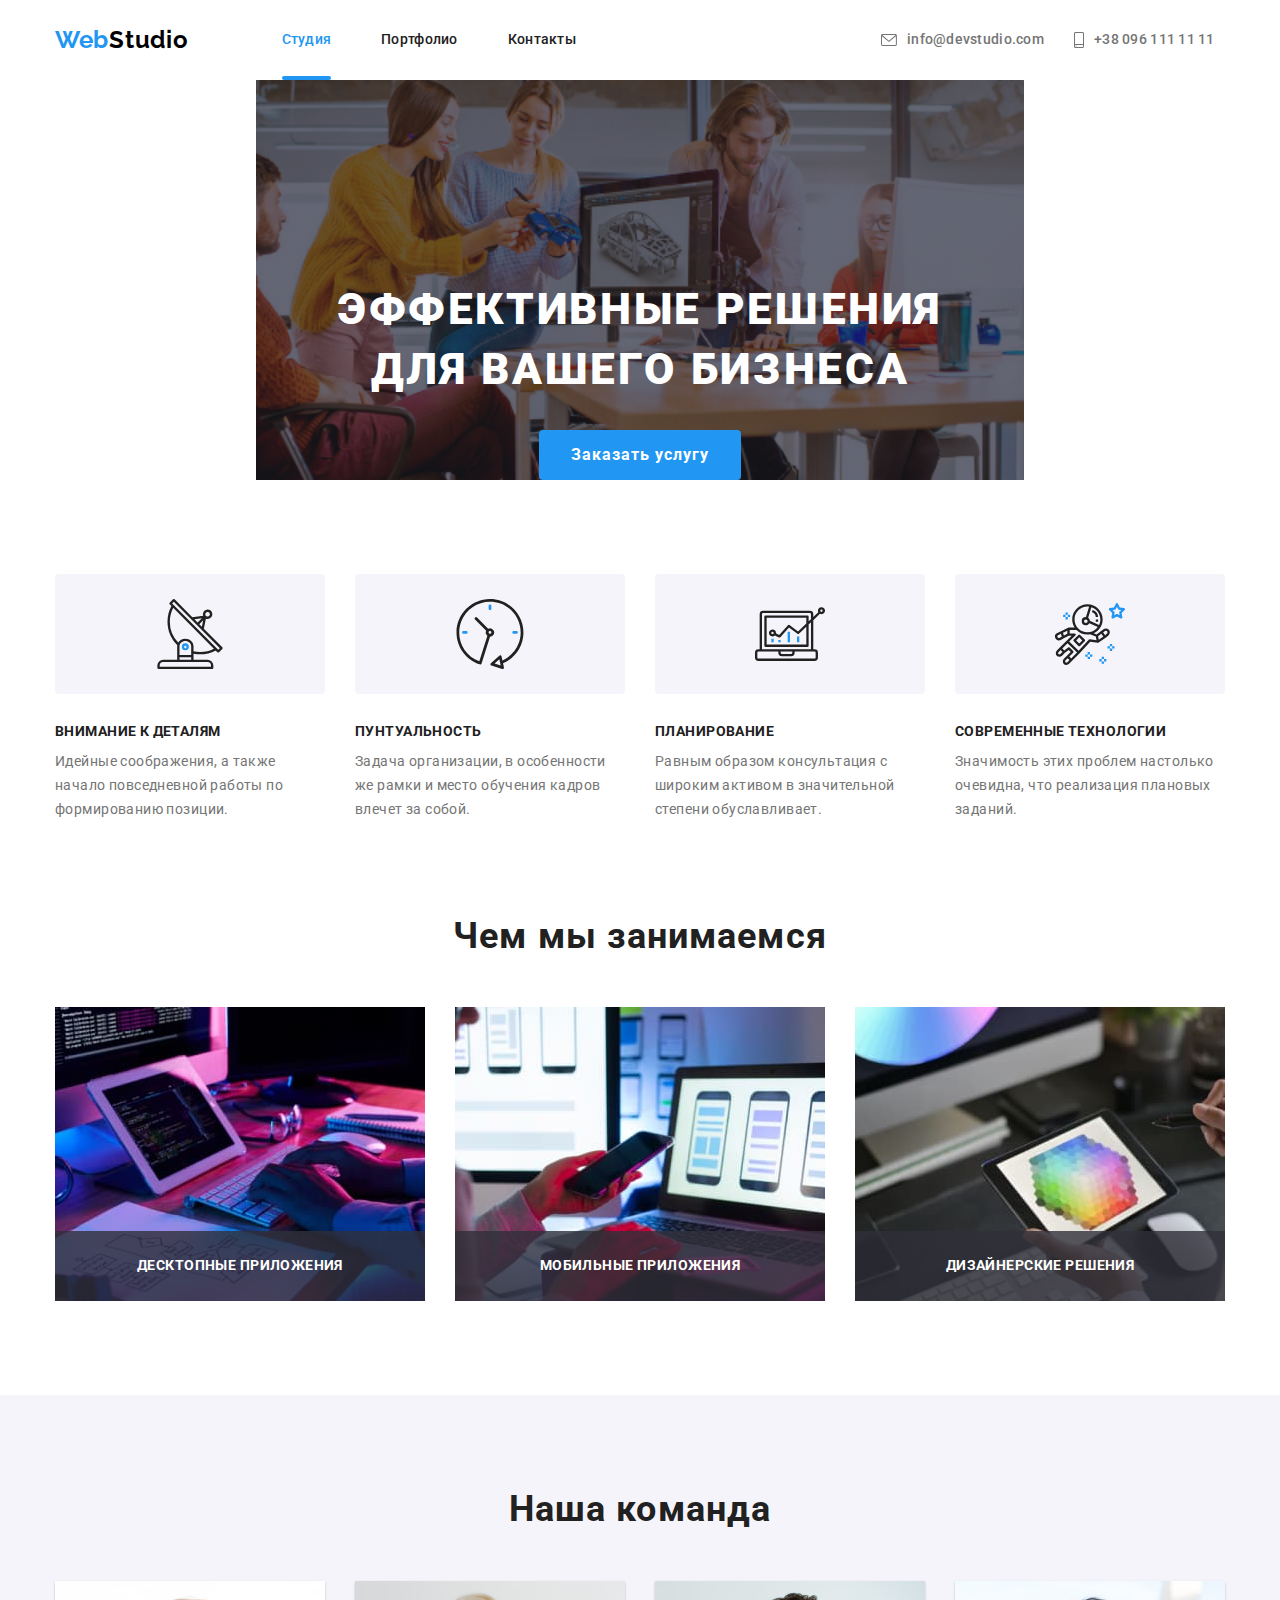
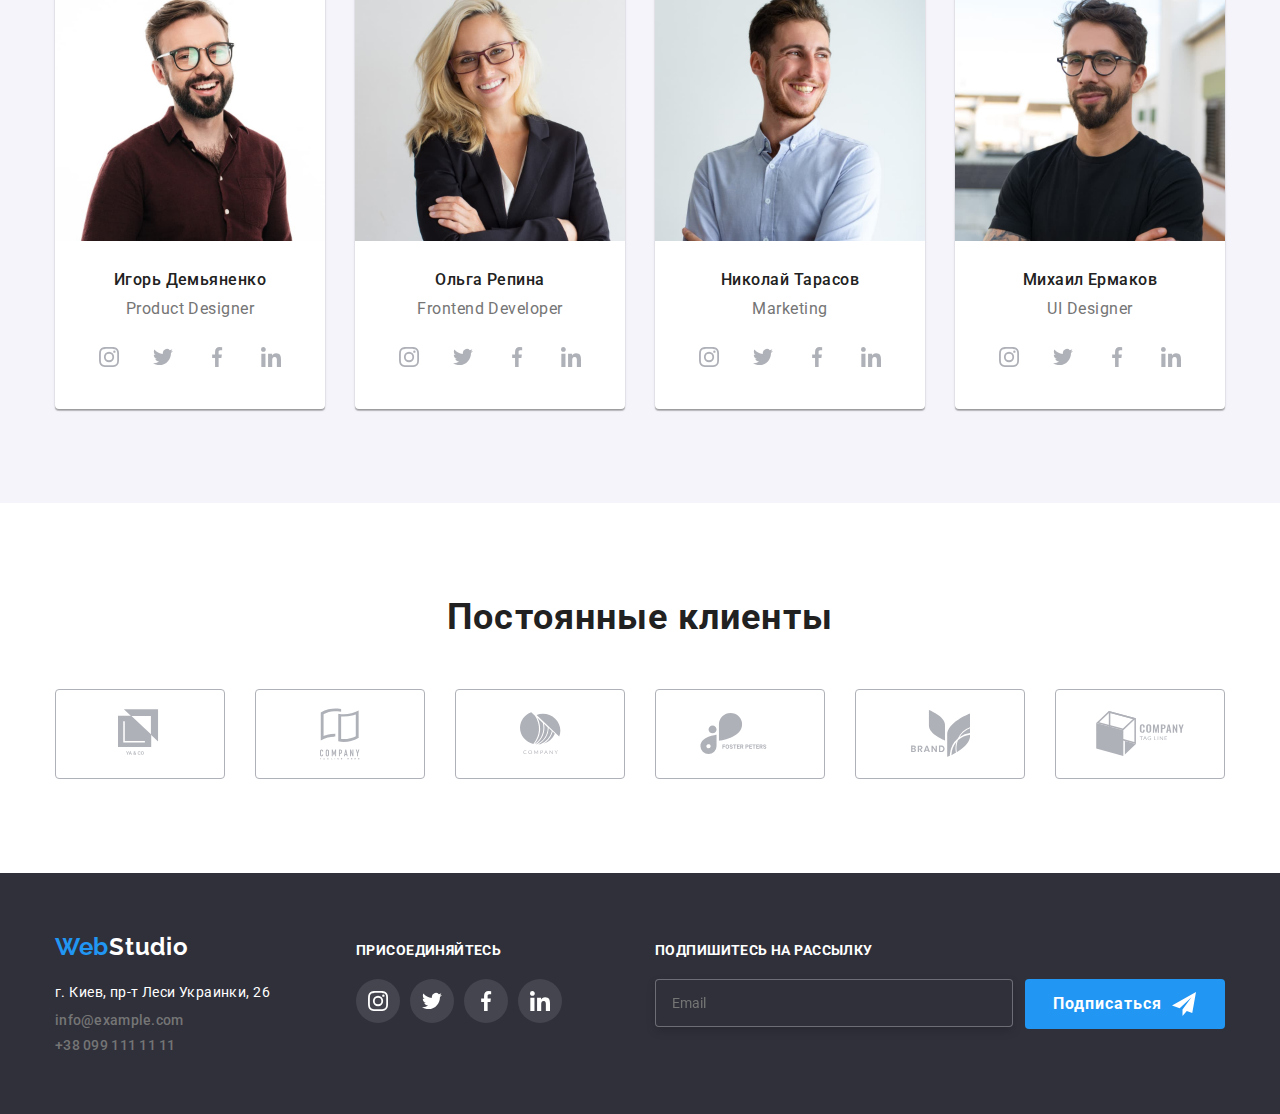
<file: index.html>
<!DOCTYPE html>
<html lang="ru">

<head>
    <meta charset="UTF-8">
    <meta name="viewport" content="width=device-width, initial-scale=1.0">
    <title>WebStudio</title>
    <link rel="preconnect" href="https://fonts.gstatic.com">
    <link rel="stylesheet"
        href="https://cdnjs.cloudflare.com/ajax/libs/modern-normalize/1.0.0/modern-normalize.min.css">
    <link
        href="https://fonts.googleapis.com/css2?family=Raleway:wght@700&family=Roboto:wght@400;500;700;900&display=swap"
        rel="stylesheet">
    <link rel="stylesheet" href="./css/main.min.css">
</head>

<body>
    <header>
        <div class="attic">
            <nav class="main-nav">
                <div class="logo">
                    <a href="./index.html" class="logo">
                        <span class="logo-left">Web</span><span class="logo-right-up">Studio</span>
                    </a>
                </div>

                <button type="button" class="menu-button" aria-expanded="false" aria-controls="menu-container" data-menu-button>
                    <svg class="" width="40px" height="40px" aria-label="Переключатель мобильного меню">
                        <use class="menu icon" href="./images/form-sprite.svg#menu"></use>
                        <use class="close-menu icon" href="./images/form-sprite.svg#close-menu"></use>
                    </svg>
                </button>

                <div class="menu-container" id="menu-container" data-menu>

                    <ul class="site-nav">
                        <li class="item">
                            <a href="./index.html" class="link current">Студия</a>
                        </li>
                        <li class="item">
                            <a href="./portfolio.html" class="link">Портфолио</a>
                        </li>
                        <li class="item">
                            <a href="#" class="link">Контакты</a>
                        </li>
                    </ul>
                    
                    <address class="contacts">
                        <a href="mailto:info@devstudio.com" class="link">
                            <svg class="icon" width="16" height="12">
                                <use href="./images/sprite.svg#envelope"></use>
                            </svg>
                            info@devstudio.com
                        </a>
                    
                        <a href="tel:+380961111111" class="link">
                            <svg class="icon" width="10" height="16">
                                <use href="./images/sprite.svg#smartphone"></use>
                            </svg>
                            +38 096 111 11 11</a>
                    </address>
                </div>
            </nav>

        </div>
    </header>

    <main>
        <section class="hero background">
            <div class="hero-content ">
                <h1 class="hero-title">Эффективные решения<br> для вашего бизнеса</h1>
                <button class="button" href="#" data-modal-open>Заказать услугу</button>
            </div>
        </section>

        <div class="backdrop is-hidden" data-modal>
            <div class="modal">
                <button class="button-close" data-modal-close>
                    <svg class="icon" width="11px" height="11px">
                        <use href="./images/sprite.svg#close-kross"></use>
                    </svg>
                </button>

                <form class="form">
                    <h2 class="fieldset-title">Оставьте свои данные, мы вам перезвоним</h2>
                    <div class="fieldset">
                        <label class="field">
                            <span class="label">Имя</span>
                            <input class="input" type="text" name="name">
                            <svg class="icon" width="18" height="18">
                                <use href="./images/form-sprite.svg#person"></use>
                            </svg>
                        </label>

                        <label class="field">
                            <span class="label">Телефон</span>
                            <input class="input" type="tel" name="phone">
                            <svg class="icon" width="18" height="18">
                                <use href="./images/form-sprite.svg#phone"></use>
                            </svg>
                        </label>

                        <label class="field">
                            <span class="label">Почта</span>
                            <input class="input" type="mail" name="email">
                            <svg class="icon" width="18" height="18">
                                <use href="./images/form-sprite.svg#email"></use>
                            </svg>
                        </label>

                        <label class="field">
                            <span class="label">Комментарий</span>
                            <textarea class="input comment" cols="45" rows="5" placeholder="Введите текст" name="comments"></textarea>
                        </label>

                        <label class="check-field">
                            <input class="check-input visually-hidden" type="checkbox" name="agreement">
                            <svg class="icon" width="16" height="15">
                                <use href="./images/form-sprite.svg#icon-check"></use>
                            </svg>
                            <span>Соглашаюсь с рассылкой и принимаю <a href="#" class="link">Условия договора</a></span>
                        </label>

                        <button class="btn-submit" type="submit">
                            <span class="submit-text">Отправить</span>
                        </button>
                    </div>
                </form>
                
            </div>
        </div>
        <section class="preferences">
            <h2 class="hidden-title">Преимущества</h2>
            <div class="preferences-wrap">
                <ul class="preferences-list">
                    <li class="preference">
                        <div class="preferences-icon">
                            <svg class="icon" width="70" height="70">
                                <use href="./images/sprite.svg#antenna"></use>
                            </svg>
                        </div>
                        <h3 class="preferences-title">внимание к деталям</h3>
                        <p>Идейные соображения, а также начало повседневной работы по формированию позиции.</p>
                    </li>
                    <li class="preference">
                        <div class="preferences-icon">
                            <svg class="icon" width="70" height="70">
                                <use href="./images/sprite.svg#clock"></use>
                            </svg>
                        </div>
                        <h3 class="preferences-title">пунтуальность</h3>
                        <p>Задача организации, в особенности же рамки и место обучения кадров влечет за собой.</p>
                    </li>
                    <li class="preference">
                        <div class="preferences-icon">
                            <svg class="icon" width="70" height="70">
                                <use href="./images/sprite.svg#diagram"></use>
                            </svg>
                        </div>
                        <h3 class="preferences-title">планирование</h3>
                        <p>Равным образом консультация с широким активом в значительной степени обуславливает.</p>
                    </li>
                    <li class="preference">
                        <div class="preferences-icon">
                            <svg class="icon" width="70" height="70">
                                <use href="./images/sprite.svg#astronaut"></use>
                            </svg>
                        </div>
                        <h3 class="preferences-title">современные технологии</h3>
                        <p>Значимость этих проблем настолько очевидна, что реализация плановых заданий.</p>
                    </li>
                </ul>
            </div>
        </section>
        <section class="presentation">
            <div class="presentation-wrap">
                <h2 class="presentation-title">Чем мы занимаемся</h2>
                <ul class="examples">
                    <li class="examples-item">
                        <img class="card-img" src="./images/Программируем.jpg" width="370" alt="Адаптируем">
                        <p class="examples-text">десктопные приложения</p>
                    </li>
                    <li class="examples-item">
                        <img class="card-img" src="./images/Адапптируем.jpg" width="370" alt="Дизайн">
                        <p class="examples-text">мобильные приложения</p>
                    </li>
                    <li class="examples-item">
                        <img class="card-img" src="./images/Дизайн.jpg" width="370" alt="Программируем">
                        <p class="examples-text">дизайнерские решения</p>
                    </li>
                </ul>
            </div>
        </section>
        <section class="team">
            <h2 class="team-title">Наша команда</h2>
            <div class="team-wrap">
                <ul class="team-list">
                    <li class="member">
                        <img class="card-img" src="./images/Игорь.jpg" width="270" alt="Игорь Демьяненко">
                        <div class="member-info">
                            <h3 class="member-title">Игорь Демьяненко</h3>
                            <p class="profession">Product Designer</p>
                        </div>
                        <ul class="socials">
                            <li class="socials-item">
                                <a class="socials-link" href="#">
                                    <svg class="icon" width="20" height="20">
                                        <use href="./images/sprite.svg#instagram"></use>
                                    </svg>
                                </a>
                            </li>
                            <li class="socials-item">
                                <a class="socials-link" href="#">
                                    <svg class="icon" width="20" height="20">
                                        <use href="./images/sprite.svg#twitter"></use>
                                    </svg>
                                </a>
                            </li>
                            <li class="socials-item">
                                <a class="socials-link" href="#">
                                    <svg class="icon" width="20" height="20">
                                        <use href="./images/sprite.svg#facebook"></use>
                                    </svg>
                                </a>
                            </li>
                            <li class="socials-item">
                                <a class="socials-link" href="#">
                                    <svg class="icon" width="20" height="20">
                                        <use href="./images/sprite.svg#linkedin"></use>
                                    </svg>
                                </a>
                            </li>
                        </ul>
                    </li>
                    <li class="member">
                        <img class="card-img" src="./images/Ольга.jpg" width="270" alt="Ольга Репина">
                        <div class="member-info">
                            <h3 class="member-title">Ольга Репина</h3>
                            <p class="profession">Frontend Developer</p>
                        </div>
                        <ul class="socials">
                            <li class="socials-item">
                                <a class="socials-link" href="#">
                                    <svg class="icon" width="20" height="20">
                                        <use href="./images/sprite.svg#instagram"></use>
                                    </svg>
                                </a>
                            </li>
                            <li class="socials-item">
                                <a class="socials-link" href="#">
                                    <svg class="icon" width="20" height="20">
                                        <use href="./images/sprite.svg#twitter"></use>
                                    </svg>
                                </a>
                            </li>
                            <li class="socials-item">
                                <a class="socials-link" href="#">
                                    <svg class="icon" width="20" height="20">
                                        <use href="./images/sprite.svg#facebook"></use>
                                    </svg>
                                </a>
                            </li>
                            <li class="socials-item">
                                <a class="socials-link" href="#">
                                    <svg class="icon" width="20" height="20">
                                        <use href="./images/sprite.svg#linkedin"></use>
                                    </svg>
                                </a>
                            </li>
                        </ul>
                    </li>
                    <li class="member">
                        <img class="card-img" src="./images/Николай.jpg" width="270" alt="Николай Тарасов">
                        <div class="member-info">
                            <h3 class="member-title">Николай Тарасов</h3>
                            <p class="profession">Marketing</p>
                        </div>
                        <ul class="socials">
                            <li class="socials-item">
                                <a class="socials-link" href="#">
                                    <svg class="icon" width="20" height="20">
                                        <use href="./images/sprite.svg#instagram"></use>
                                    </svg>
                                </a>
                            </li>
                            <li class="socials-item">
                                <a class="socials-link" href="#">
                                    <svg class="icon" width="20" height="20">
                                        <use href="./images/sprite.svg#twitter"></use>
                                    </svg>
                                </a>
                            </li>
                            <li class="socials-item">
                                <a class="socials-link" href="#">
                                    <svg class="icon" width="20" height="20">
                                        <use href="./images/sprite.svg#facebook"></use>
                                    </svg>
                                </a>
                            </li>
                            <li class="socials-item">
                                <a class="socials-link" href="#">
                                    <svg class="icon" width="20" height="20">
                                        <use href="./images/sprite.svg#linkedin"></use>
                                    </svg>
                                </a>
                            </li>
                        </ul>
                    </li>
                    <li class="member">
                        <img class="card-img" src="./images/Михаил.jpg" width="270" alt="Михаил Ермаков">
                        <div class="member-info">
                            <h3 class="member-title">Михаил Ермаков</h3>
                            <p class="profession">UI Designer</p>
                        </div>
                        <ul class="socials">
                            <li class="socials-item">
                                <a class="socials-link" href="#">
                                    <svg class="icon" width="20" height="20">
                                        <use href="./images/sprite.svg#instagram"></use>
                                    </svg>
                                </a>
                            </li>
                            <li class="socials-item">
                                <a class="socials-link" href="#">
                                    <svg class="icon" width="20" height="20">
                                        <use href="./images/sprite.svg#twitter"></use>
                                    </svg>
                                </a>
                            </li>
                            <li class="socials-item">
                                <a class="socials-link" href="#">
                                    <svg class="icon" width="20" height="20">
                                        <use href="./images/sprite.svg#facebook"></use>
                                    </svg>
                                </a>
                            </li>
                            <li class="socials-item">
                                <a class="socials-link" href="#">
                                    <svg class="icon" width="20" height="20">
                                        <use href="./images/sprite.svg#linkedin"></use>
                                    </svg>
                                </a>
                            </li>
                        </ul>
                    </li>
                </ul>
            </div>
        </section>
        <section class="regular-clients">
            <div class="regular-clients-wrap">
                <h2 class="clients-title">Постоянные клиенты</h2>
                <ul class="clients">
                    <li class="client">
                        <a href="#" class="client-link">
                            <svg class="icon" width="44.27" height="49.23">
                                <use href="./images/sprite.svg#logo-1"></use>
                            </svg>
                        </a>
                    </li>
                    <li class="client">
                        <a href="#" class="client-link">
                            <svg class="icon" width="40" height="52">
                                <use href="./images/sprite.svg#logo-2"></use>
                            </svg>
                        </a>
                    </li>
                    <li class="client">
                        <a href="#" class="client-link">
                            <svg class="icon" width="41" height="42.6">
                                <use href="./images/sprite.svg#logo-3"></use>
                            </svg>
                        </a>
                    </li>
                    <li class="client">
                        <a href="#" class="client-link">
                            <svg class="icon" width="79.66" height="42.02">
                                <use href="./images/sprite.svg#logo-4"></use>
                            </svg>
                        </a>
                    </li>
                    <li class="client">
                        <a href="#" class="client-link">
                            <svg class="icon" width="59" height="47">
                                <use href="./images/sprite.svg#logo-5"></use>
                            </svg>
                        </a>
                    </li>
                    <li class="client">
                        <a href="#" class="client-link">
                            <svg class="icon" width="88.48" height="45.44">
                                <use href="./images/sprite.svg#logo-6"></use>
                            </svg>
                        </a>
                    </li>
                </ul>
            </div>
        </section>
    </main>
    
    <footer class="basement">

        <ul class="basement-wrap">

            <li class="company-info basement-box">
                <a href="./index.html" class="logo">
                    <span class="logo-left">Web</span><span class="logo-right-down">Studio</span>
                </a>
                <address class="contacts-bottom">
                    <a href="#" class="address">г. Киев, пр-т Леси Украинки, 26</a>
                    <a href="mailto:info@example.com" class="link">info@example.com</a>
                    <a href="tel:+380991111111" class="link">+38 099 111 11 11</a>
                </address>
            </li>

            <li class="join basement-box">
                <h3 class="bottom-title">присоединяйтесь</h3>
                <ul class="socials">
                    <li class="socials-item">
                        <a class="socials-link" href="#">
                            <svg class="icon" width="20" height="20">
                                <use href="./images/sprite.svg#instagram"></use>
                            </svg>
                        </a>
                    </li>
                    <li class="socials-item">
                        <a class="socials-link" href="#">
                            <svg class="icon" width="20" height="20">
                                <use href="./images/sprite.svg#twitter"></use>
                            </svg>
                        </a>
                    </li>
                    <li class="socials-item">
                        <a class="socials-link" href="#">
                            <svg class="icon" width="20" height="20">
                                <use href="./images/sprite.svg#facebook"></use>
                            </svg>
                        </a>
                    </li>
                    <li class="socials-item">
                        <a class="socials-link" href="#">
                            <svg class="icon" width="20" height="20">
                                <use href="./images/sprite.svg#linkedin"></use>
                            </svg>
                        </a>
                    </li>
                </ul>
            </li>
            
            <li class="subscription-section basement-box">
                <h2 class="bottom-title">подпишитесь на рассылку</h2>
                <form class="subscription" autocomplete="off">
                    <label class="subscription-field">
                        <input class="subscription-input" type="mail" name="subscription" placeholder="Email">
                    </label>
                    <button class="subscription-button" type="submit">
                        <span class="submit-text">Подписаться</span>
                        <svg class="icon" width="24" height="24">
                            <use href="./images/form-sprite.svg#telegram"></use>
                        </svg>
                    </button>
                </form>
            </li>
        </div>
    </footer>
    <script src="./js/modal.js"></script>
    <script src="./js/menu.js"></script>
</body>

</html>
</file>
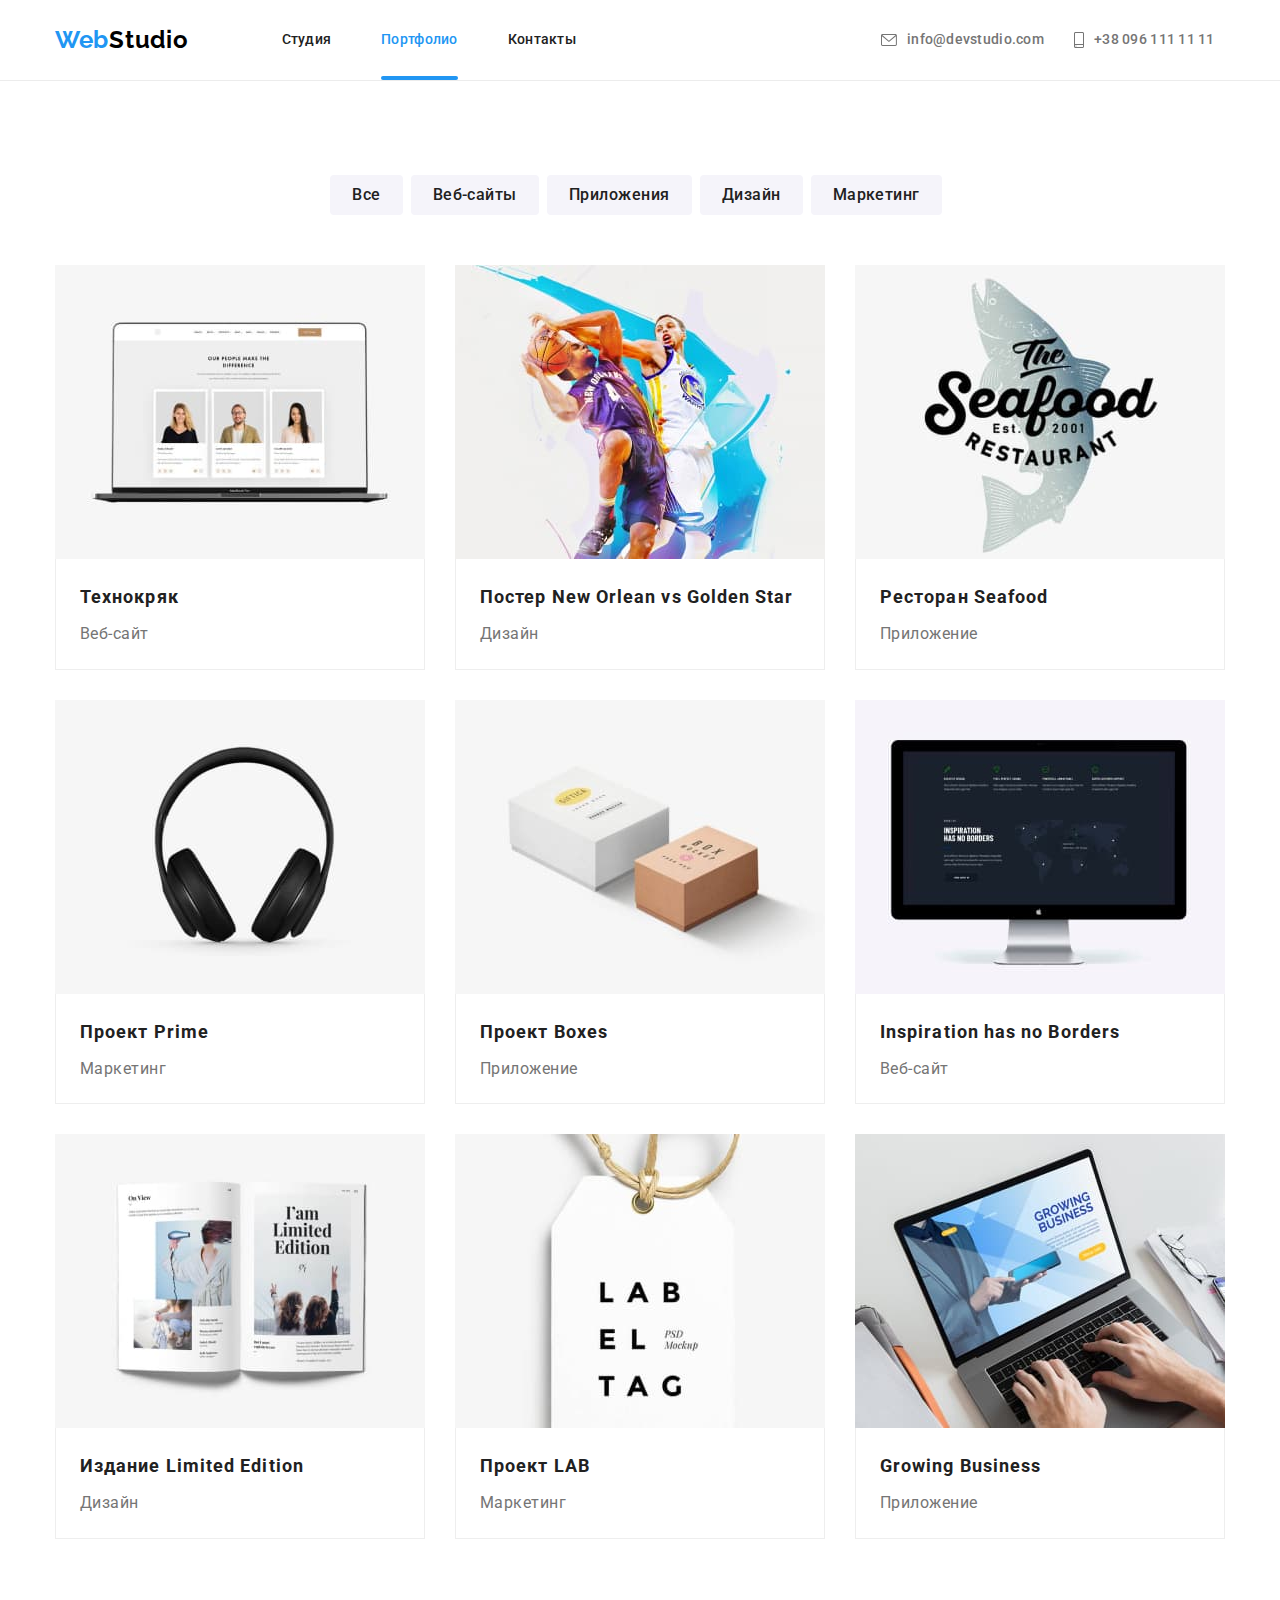
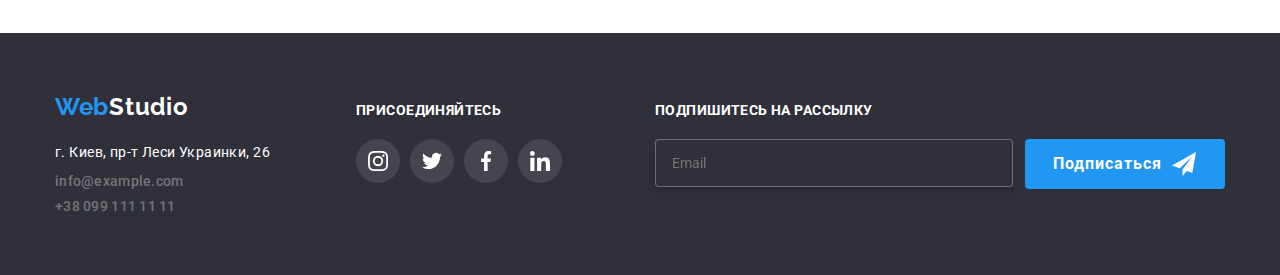
<file: portfolio.html>
<!DOCTYPE html>
<html lang="ru">

<head>
    <meta charset="UTF-8">
    <meta name="viewport" content="width=device-width, initial-scale=1.0">
    <title>WebStudio</title>
    <link rel="preconnect" href="https://fonts.gstatic.com">
    <link rel="stylesheet"
        href="https://cdnjs.cloudflare.com/ajax/libs/modern-normalize/1.0.0/modern-normalize.min.css">
    <link
        href="https://fonts.googleapis.com/css2?family=Raleway:wght@700&family=Roboto:wght@400;500;700;900&display=swap"
        rel="stylesheet">
    <link rel="stylesheet" href="./css/main.min.css">
</head>

<body>
    <header>
        <div class="attic">
            <nav class="main-nav">
                <div class="logo">
                    <a href="./index.html" class="logo">
                        <span class="logo-left">Web</span><span class="logo-right-up">Studio</span>
                    </a>
                </div>
    
                <button type="button" class="menu-button" aria-expanded="false" aria-controls="menu-container" data-menu-button>
                    <svg class="" width="40px" height="40px" aria-label="Переключатель мобильного меню">
                        <use class="menu icon" href="./images/form-sprite.svg#menu"></use>
                        <use class="close-menu icon" href="./images/form-sprite.svg#close-menu"></use>
                    </svg>
                </button>
    
                <div class="menu-container" id="menu-container" data-menu>
    
                    <ul class="site-nav">
                        <li class="item">
                            <a href="./index.html" class="link">Студия</a>
                        </li>
                        <li class="item">
                            <a href="./portfolio.html" class="link current">Портфолио</a>
                        </li>
                        <li class="item">
                            <a href="#" class="link">Контакты</a>
                        </li>
                    </ul>
    
                    <address class="contacts">
                        <a href="mailto:info@devstudio.com" class="link">
                            <svg class="icon" width="16" height="12">
                                <use href="./images/sprite.svg#envelope"></use>
                            </svg>
                            info@devstudio.com
                        </a>
    
                        <a href="tel:+380961111111" class="link">
                            <svg class="icon" width="10" height="16">
                                <use href="./images/sprite.svg#smartphone"></use>
                            </svg>
                            +38 096 111 11 11</a>
                    </address>
                </div>
            </nav>
    
        </div>
    </header>

    <main>
        <section class="portfolio">
            <div class="portfolio-wrap">
                <ul class="filter list">
                    <li class="filter-item">
                        <button class="condition">Все</button>
                    </li>
                    <li class="filter-item">
                        <button class="condition">Веб-сайты</button>
                    </li>
                    <li class="filter-item">
                        <button class="condition">Приложения</button>
                    </li>
                    <li class="filter-item">
                        <button class="condition">Дизайн</button>
                    </li>
                    <li class="filter-item">
                        <button class="condition">Маркетинг</button>
                    </li>
                </ul>

                <ul class="projects">
                    <li class="projects-item">
                        <a href="#" class="project-link">
                            <div class="thumb">
                                <div class="overlay transition">
                                    <p class="overlay-text"> Технокряк это современная площадка распространения коронавируса. Компании используют эту платформу для цифрового
                                        шпионажа и атак на защищённые сервера конкурентов.</p>
                                </div>
                                <img class="card-img" src="./images/Portfolio/Технокряк.jpg" width="370" alt="Веб-сайт">
                            </div>
                            <div class="project-info">
                                <h3 class="project-name">Технокряк</h3>
                                <p class="project-type">Веб-сайт</p>
                            </div>
                        </a>
                    </li>
                    <li class="projects-item">
                        <a href="#" class="project-link">
                            <div class="thumb">
                                <div class="overlay transition">
                                    <p class="overlay-text"> Технокряк это современная площадка распространения коронавируса. Компании используют эту платформу для цифрового
                                        шпионажа и атак на защищённые сервера конкурентов.</p>
                                </div>
                                <img class="card-img" src="./images/Portfolio/Постер-New-Orlean-vs-Golden-Star.jpg" width="370" alt="Дизайн">
                            </div>
                            <div class="project-info">
                                <h3 class="project-name">Постер New Orlean vs Golden Star</h3>
                                <p class="project-type">Дизайн</p>
                            </div>
                        </a>
                    </li>
                    <li class="projects-item">
                        <a href="#" class="project-link">
                            <div class="thumb">
                                <div class="overlay transition">
                                    <p class="overlay-text"> Технокряк это современная площадка распространения коронавируса. Компании используют эту платформу для цифрового
                                        шпионажа и атак на защищённые сервера конкурентов.</p>
                                </div>
                                <img class="card-img" src="./images/Portfolio/Ресторан-Seafood.jpg" width="370" alt="Приложение">
                            </div>
                            <div class="project-info">
                                <h3 class="project-name">Ресторан Seafood</h3>
                                <p class="project-type">Приложение</p>
                            </div>
                        </a>
                    </li>
                    <li class="projects-item">
                        <a href="#" class="project-link">
                            <div class="thumb">
                                <div class="overlay transition">
                                    <p class="overlay-text"> Технокряк это современная площадка распространения коронавируса. Компании используют эту платформу для цифрового
                                        шпионажа и атак на защищённые сервера конкурентов.</p>
                                </div>
                                <img class="card-img" src="./images/Portfolio/Проект-Prime.jpg" width="370" alt="Маркетинг">
                            </div>
                            <div class="project-info">
                                <h3 class="project-name">Проект Prime</h3>
                                <p class="project-type">Маркетинг</p>
                            </div>
                        </a>
                    </li>
                    <li class="projects-item">
                        <a href="#" class="project-link">
                            <div class="thumb">
                                <div class="overlay transition">
                                    <p class="overlay-text"> Технокряк это современная площадка распространения коронавируса. Компании используют эту платформу для цифрового
                                        шпионажа и атак на защищённые сервера конкурентов.</p>
                                </div>
                                <img class="card-img" src="./images/Portfolio/Проект-Boxes.jpg" width="370" alt="Приложение">
                            </div>
                            <div class="project-info">
                                <h3 class="project-name">Проект Boxes</h3>
                                <p class="project-type">Приложение</p>
                            </div></a>
                    </li>
                    <li class="projects-item">
                        <a href="#" class="project-link">
                            <div class="thumb">
                                <div class="overlay transition">
                                    <p class="overlay-text"> Технокряк это современная площадка распространения коронавируса. Компании используют эту платформу для цифрового
                                        шпионажа и атак на защищённые сервера конкурентов.</p>
                                </div>
                                <img class="card-img" src="./images/Portfolio/Inspiration-has-no-borders.jpg" width="370" alt="Веб-сайт">
                            </div>
                            <div class="project-info">
                                <h3 class="project-name">Inspiration has no Borders</h3>
                                <p class="project-type">Веб-сайт</p>
                            </div>
                        </a>
                    </li>
                    <li class="projects-item">
                        <a href="#" class="project-link">
                            <div class="thumb">
                                <div class="overlay transition">
                                    <p class="overlay-text"> Технокряк это современная площадка распространения коронавируса. Компании используют эту платформу для цифрового
                                        шпионажа и атак на защищённые сервера конкурентов.</p>
                                </div>
                                <img class="card-img" src="./images/Portfolio/Издание-Limited-edition.jpg" width="370" alt="Дизайн">
                            </div>
                            <div class="project-info">
                                <h3 class="project-name">Издание Limited Edition</h3>
                                <p class="project-type">Дизайн</p>
                            </div>
                        </a>
                    </li>
                    <li class="projects-item">
                        <a href="#" class="project-link">
                            <div class="thumb">
                                <div class="overlay transition">
                                    <p class="overlay-text"> Технокряк это современная площадка распространения коронавируса. Компании используют эту платформу для цифрового
                                        шпионажа и атак на защищённые сервера конкурентов.</p>
                                </div>
                                <img class="card-img" src="./images/Portfolio/Проект-LAB.jpg" width="370" alt="Маркетинг">
                            </div>
                            <div class="project-info">
                                <h3 class="project-name">Проект LAB</h3>
                                <p class="project-type">Маркетинг</p>
                            </div>
                        </a>
                    </li>
                    <li class="projects-item">
                        <a href="#" class="project-link">
                            <div class="thumb">
                                <div class="overlay transition">
                                    <p class="overlay-text"> Технокряк это современная площадка распространения коронавируса. Компании используют эту платформу для цифрового
                                        шпионажа и атак на защищённые сервера конкурентов.</p>
                                </div>
                                <img class="card-img" src="./images/Portfolio/Growing-business.jpg" width="370" alt="Приложение">
                            </div>
                            <div class="project-info">
                                <h3 class="project-name">Growing Business</h3>
                                <p class="project-type">Приложение</p>
                            </div>
                        </a>
                    </li>
                </ul>
            </div>
        </section>
    </main>
    <footer class="basement">
    
        <ul class="basement-wrap">
    
            <li class="company-info basement-box">
                <a href="./index.html" class="logo">
                    <span class="logo-left">Web</span><span class="logo-right-down">Studio</span>
                </a>
                <address class="contacts-bottom">
                    <a href="#" class="address">г. Киев, пр-т Леси Украинки, 26</a>
                    <a href="mailto:info@example.com" class="link">info@example.com</a>
                    <a href="tel:+380991111111" class="link">+38 099 111 11 11</a>
                </address>
            </li>
    
            <li class="join basement-box">
                <h3 class="bottom-title">присоединяйтесь</h3>
                <ul class="socials">
                    <li class="socials-item">
                        <a class="socials-link" href="#">
                            <svg class="icon" width="20" height="20">
                                <use href="./images/sprite.svg#instagram"></use>
                            </svg>
                        </a>
                    </li>
                    <li class="socials-item">
                        <a class="socials-link" href="#">
                            <svg class="icon" width="20" height="20">
                                <use href="./images/sprite.svg#twitter"></use>
                            </svg>
                        </a>
                    </li>
                    <li class="socials-item">
                        <a class="socials-link" href="#">
                            <svg class="icon" width="20" height="20">
                                <use href="./images/sprite.svg#facebook"></use>
                            </svg>
                        </a>
                    </li>
                    <li class="socials-item">
                        <a class="socials-link" href="#">
                            <svg class="icon" width="20" height="20">
                                <use href="./images/sprite.svg#linkedin"></use>
                            </svg>
                        </a>
                    </li>
                </ul>
            </li>
    
            <li class="subscription-section basement-box">
                <h2 class="bottom-title">подпишитесь на рассылку</h2>
                <form class="subscription" autocomplete="off">
                    <label class="subscription-field">
                        <input class="subscription-input" type="mail" name="subscription" placeholder="Email">
                    </label>
                    <button class="subscription-button" type="submit">
                        <span class="submit-text">Подписаться</span>
                        <svg class="icon" width="24" height="24">
                            <use href="./images/form-sprite.svg#telegram"></use>
                        </svg>
                    </button>
                </form>
            </li>
            </div>
    </footer>
    <script src="./js/modal.js"></script>
    <script src="./js/menu.js"></script>
</body>
</html>
</file>
<file: css/main.min.css>
.attic,.preferences-wrap,.presentation-wrap,.team-wrap,.regular-clients-wrap,.basement-wrap,.portfolio-wrap{margin-left:auto;margin-right:auto;padding-left:15px;padding-right:15px}@media screen and (max-width: 479px){.attic,.main-nav,.preferences-wrap,.presentation-wrap,.team-wrap,.regular-clients-wrap,.basement-wrap,.portfolio-wrap{width:100%}}@media screen and (min-width: 480px){.attic,.main-nav,.preferences-wrap,.presentation-wrap,.team-wrap,.regular-clients-wrap,.basement-wrap,.portfolio-wrap{width:480px}}@media screen and (min-width: 768px){.attic,.main-nav,.preferences-wrap,.presentation-wrap,.team-wrap,.regular-clients-wrap,.basement-wrap,.portfolio-wrap{width:768px}}@media screen and (min-width: 1200px){.attic,.main-nav,.preferences-wrap,.presentation-wrap,.team-wrap,.regular-clients-wrap,.basement-wrap,.portfolio-wrap{width:1200px}}.site-nav .link,.contacts .link,.backdrop,.modal,.backdrop.is-hidden .modal,.button-close,.input,.input:focus+.icon,.check-input:focus+.icon,.check-input:checked+.icon,.socials .icon,.socials-link,.client .icon,.client-link,.address,.contacts-bottom .link,.subscription-input,.condition,.overlay{-webkit-transition:250ms cubic-bezier(0.4, 0, 0.2, 1);transition:250ms cubic-bezier(0.4, 0, 0.2, 1)}.site-nav .link,.contacts .link,.contacts-bottom .link{color:#757575;font-weight:500;font-size:14px;line-height:1.14;letter-spacing:0.02em}.menu-button:hover,.site-nav .link:hover,.contacts .link:hover,.menu-button:focus,.site-nav .link:focus,.contacts .link:focus{color:#2196f3}.check-input,.hidden-title{position:absolute;width:1px;height:1px;margin:-1px;border:0;padding:0;clip:rect(0 0 0 0);overflow:hidden}.contacts,.form,.field,.company-info,.contacts-bottom{display:-webkit-box;display:-ms-flexbox;display:flex;-webkit-box-orient:vertical;-webkit-box-direction:normal;-ms-flex-direction:column;flex-direction:column}.presentation-title,.team-title,.clients-title{color:#212121;font-weight:700;font-size:36px;line-height:1.16;text-align:center;letter-spacing:0.03em;margin-top:0;margin-bottom:50px}.submit-text{font-weight:700;font-size:16px;line-height:1.87;letter-spacing:0.06em;color:#fff}a{text-decoration:none}address{font-style:normal}p,h2,h3{margin:0}input{padding:0}button{border:none}.card-img{display:block}.link:hover,.link:focus{color:#2196f3}body{background-color:#fff;color:#757575;font-family:"Roboto", sans-serif;margin:0;font-size:14px;line-height:1.71;letter-spacing:0.03em}.icon{fill:currentColor}ul{padding:0;margin:0;list-style:none}.logo{font-family:"Raleway", sans-serif;font-weight:700;font-size:24px;line-height:1.16;letter-spacing:0.03em}.logo-left{color:#2196f3}.logo-right-up{color:#000}.logo-right-down{color:#fff}.attic{display:-webkit-box;display:-ms-flexbox;display:flex;-webkit-box-align:center;-ms-flex-align:center;align-items:center;-webkit-box-pack:start;-ms-flex-pack:start;justify-content:flex-start}@media screen and (max-width: 767px){.attic{padding-top:10px;padding-bottom:10px;position:relative}}.main-nav{display:-webkit-box;display:-ms-flexbox;display:flex;-webkit-box-align:center;-ms-flex-align:center;align-items:center;-webkit-box-pack:start;-ms-flex-pack:start;justify-content:flex-start}.menu-container{z-index:3}@media screen and (max-width: 767px){.menu-container{display:none;position:absolute;top:100%;left:0;width:100%;background-color:#fff;text-align:center;padding-top:60px;padding-bottom:60px;border-top:1px solid #ececec}.menu-container.is-open{display:block}}@media screen and (min-width: 768px){.menu-container{display:-webkit-box;display:-ms-flexbox;display:flex;text-align:baseline;-webkit-box-pack:justify;-ms-flex-pack:justify;justify-content:space-between;margin-left:88px}}@media screen and (min-width: 1200px){.menu-container{margin-left:93px}}.menu-button{display:-webkit-inline-box;display:-ms-inline-flexbox;display:inline-flex;margin:0;padding:0;border:none;background-color:transparent;margin-left:auto}.menu-button .close-menu{display:none}.menu-button.is-open .close-menu{display:block}.menu-button.is-open .menu{display:none}@media screen and (min-width: 768px){.menu-button{display:none}}@media screen and (min-width: 768px){.site-nav{display:-webkit-box;display:-ms-flexbox;display:flex;-webkit-box-align:center;-ms-flex-align:center;align-items:center;-webkit-box-pack:start;-ms-flex-pack:start;justify-content:flex-start}.site-nav .item:not(:first-child){margin-left:50px}}@media screen and (min-width: 768px) and (max-width: 767px){.site-nav{margin-bottom:60px}}.site-nav .link{color:#212121;display:inline-block;position:relative;padding-bottom:12px;font-weight:500;font-size:18px;line-height:1.16;letter-spacing:0.02em}@media screen and (min-width: 768px){.site-nav .link{font-size:14px;line-height:1.14;padding-top:32px;padding-bottom:32px}}@media screen and (max-width: 767px){.site-nav .item+.item{margin-top:40px}}.link.current{color:#2196f3}.current::after{content:"";position:absolute;left:0;bottom:0;width:100%;height:4px;background-color:#2196f3;border-radius:2px}.contacts{-webkit-box-pack:center;-ms-flex-pack:center;justify-content:center;-webkit-box-align:center;-ms-flex-align:center;align-items:center}@media screen and (max-width: 767px){.contacts{margin-top:60px}}@media screen and (min-width: 768px){.contacts{margin-left:84px;-webkit-box-align:start;-ms-flex-align:start;align-items:flex-start}}@media screen and (min-width: 1200px){.contacts{display:-webkit-box;display:-ms-flexbox;display:flex;-webkit-box-align:center;-ms-flex-align:center;align-items:center;-webkit-box-pack:start;-ms-flex-pack:start;justify-content:flex-start;-webkit-box-orient:horizontal;-webkit-box-direction:normal;-ms-flex-direction:row;flex-direction:row;margin-left:305px}}.contacts .link{display:-webkit-box;display:-ms-flexbox;display:flex;-webkit-box-align:center;-ms-flex-align:center;align-items:center;-webkit-box-pack:start;-ms-flex-pack:start;justify-content:flex-start;color:#757575}@media screen and (max-width: 767px){.contacts .link{font-weight:500;font-size:18px;line-height:1.16;letter-spacing:0.02em}}@media screen and (min-width: 768px){.contacts .link{font-size:12px;line-height:1.16}}@media screen and (max-width: 1199px){.contacts .link:not(:last-child){margin-bottom:16px}}@media screen and (min-width: 1200px){.contacts .link{font-size:14px;line-height:1.14}.contacts .link:nth-child(2n){margin-left:30px}}.contacts .icon{margin-right:10px;fill:currentColor}.hero.background{background-color:#c4c4c4;background-image:-webkit-gradient(linear, left top, right top, from(rgba(47,48,58,0.4)), to(rgba(47,48,58,0.4))),url(../images/hero-mobile-1x.jpg);background-image:linear-gradient(to right, rgba(47,48,58,0.4), rgba(47,48,58,0.4)),url(../images/hero-mobile-1x.jpg);background-repeat:no-repeat;background-size:cover;background-position:center;height:400px;max-width:768px;margin-left:auto;margin-right:auto}.hero-title{margin-top:0;margin-bottom:30px;color:#fff;font-weight:900;font-size:26px;line-height:1.61;letter-spacing:0.06em;text-transform:uppercase}@media screen and (min-width: 768px){.hero-title{font-size:26px;line-height:1.36}}@media screen and (min-width: 1200px){.hero-title{font-size:44px;line-height:1.36}}.hero-content{text-align:center;padding-top:118px;padding-bottom:118px}@media screen and (min-width: 1200px){.hero-content{padding-top:200px;padding-bottom:200px}}.hero .button{background-color:#2196f3;color:#fff;display:inline-block;text-align:center;padding:10px 32px;border-radius:4px;border:none;cursor:pointer;outline:none;font-weight:700;font-size:16px;line-height:1.87;letter-spacing:0.06em}@media screen and (min-width: 1200px){.hero{max-width:1600px}}.backdrop{position:fixed;top:0;left:0;width:100%;height:100%;background:rgba(0,0,0,0.2);z-index:5;overflow-y:scroll;opacity:1;-webkit-transition-property:opacity;transition-property:opacity}@media screen and (max-width: 767px){.backdrop{padding-left:15px;padding-right:15px}}.is-hidden{opacity:0;pointer-events:none}.modal{position:relative;top:50%;left:50%;-webkit-transform:translate(-50%, -50%) scale(1);transform:translate(-50%, -50%) scale(1);-webkit-transition-property:-webkit-transform;transition-property:-webkit-transform;transition-property:transform;transition-property:transform, -webkit-transform;padding:40px;background:#fff;-webkit-box-shadow:0px 1px 3px rgba(0,0,0,0.12),0px 1px 1px rgba(0,0,0,0.14),0px 2px 1px rgba(0,0,0,0.2);box-shadow:0px 1px 3px rgba(0,0,0,0.12),0px 1px 1px rgba(0,0,0,0.14),0px 2px 1px rgba(0,0,0,0.2);border-radius:4px}@media screen and (min-width: 480px){.modal{width:450px;height:609px}}@media screen and (min-width: 1200px){.modal{position:absolute;top:50%;left:50%;-webkit-transform:translate(-50%, -50%) scale(1);transform:translate(-50%, -50%) scale(1);width:528px;height:581px}}.backdrop.is-hidden .modal{-webkit-transform:translate(-50%, -50%) scale(1.1);transform:translate(-50%, -50%) scale(1.1)}.button-close{display:-webkit-box;display:-ms-flexbox;display:flex;-webkit-box-align:center;-ms-flex-align:center;align-items:center;-webkit-box-pack:center;-ms-flex-pack:center;justify-content:center;position:absolute;top:8px;right:8px;width:30px;height:30px;padding:0;color:#000;background-color:#fff;border-radius:50%;border:1px solid rgba(0,0,0,0.1);cursor:pointer;outline-color:#2196f3}.button-close:hover{color:#2196f3}.fieldset-title{margin-bottom:12px;font-weight:700;font-size:20px;line-height:1.15;text-align:center;letter-spacing:0.03em;color:#212121}.field{position:relative}.field .icon{position:absolute;bottom:11px;left:12px;display:inline-block;color:#000}.field+.field{margin-top:10px}.label{font-weight:400;font-size:12px;line-height:1.16;letter-spacing:0.01em;margin-bottom:4px}.input{padding-top:10px;padding-bottom:10px;padding-left:42px;border:1px solid rgba(33,33,33,0.2);border-radius:4px;cursor:text;font-size:16px}.input:focus{outline:none;border-color:#2196f3}.input:focus+.icon{color:#2196f3}.comment{padding:12px 16px;margin-bottom:20px;resize:none}.comment::-webkit-input-placeholder{font-weight:400;font-size:14px;line-height:1.14;letter-spacing:0.01em;color:rgba(117,117,117,0.5)}.comment:-ms-input-placeholder{font-weight:400;font-size:14px;line-height:1.14;letter-spacing:0.01em;color:rgba(117,117,117,0.5)}.comment::-ms-input-placeholder{font-weight:400;font-size:14px;line-height:1.14;letter-spacing:0.01em;color:rgba(117,117,117,0.5)}.comment::placeholder{font-weight:400;font-size:14px;line-height:1.14;letter-spacing:0.01em;color:rgba(117,117,117,0.5)}.check-field{display:-webkit-box;display:-ms-flexbox;display:flex;-webkit-box-align:center;-ms-flex-align:center;align-items:center;-webkit-box-pack:center;-ms-flex-pack:center;justify-content:center;margin-bottom:30px;font-size:12px;line-height:1.16;letter-spacing:0.03em}@media screen and (min-width: 1200px){.check-field{font-size:14px;line-height:1.71}}.check-field:hover{cursor:pointer}.check-field .link{text-decoration:underline;color:#2196f3}.check-field .icon{display:inline-block;border:2px solid #000;border-radius:2px;margin-right:8px}.check-input:focus+.icon{-webkit-box-shadow:0 0 0 2px #2196f3;box-shadow:0 0 0 2px #2196f3}.check-input:checked+.icon{background-color:#2196f3;background-origin:border-box;border:none;-webkit-box-shadow:none;box-shadow:none}.btn-submit{display:block;width:200px;height:50px;padding:10px 55px;-webkit-box-shadow:0px 4px 4px rgba(0,0,0,0.15);box-shadow:0px 4px 4px rgba(0,0,0,0.15);border-color:#2196f3;border-radius:4px;background-color:#2196f3;margin-left:auto;margin-right:auto}.btn-submit:hover{cursor:pointer}.submit-text{font-weight:700;font-size:16px;line-height:1.87;letter-spacing:0.06em;color:#fff}@media screen and (min-width: 768px){.preferences-list{display:-webkit-box;display:-ms-flexbox;display:flex;-ms-flex-wrap:wrap;flex-wrap:wrap;margin:-15px}}.preferences-title{margin-top:0;margin-bottom:10px;color:#212121;font-weight:700;font-size:14px;line-height:1.14;letter-spacing:0.03em;text-transform:uppercase}@media screen and (max-width: 767px){.preferences-title{text-align:center}}.preferences{padding-top:60px;padding-bottom:60px}@media screen and (min-width: 1200px){.preferences{padding-top:94px;padding-bottom:94px}}.preferences-icon{background-color:#f5f4fa;border-radius:4px;margin-bottom:30px;position:relative;height:120px}@media screen and (max-width: 479px){.preferences-icon{width:100%}}.preference .icon{position:absolute;top:50%;left:50%;-webkit-transform:translate(-50%, -50%) scale(1);transform:translate(-50%, -50%) scale(1)}@media screen and (max-width: 767px){.preference{width:100%}.preference {margin-bottom:30px}}@media screen and (min-width: 768px){.preference{width:calc((100% - 60px) / 2);margin:15px}}@media screen and (min-width: 1200px){.preference{width:calc((100% - 120px) / 4)}}.presentation{padding-bottom:94px}@media screen and (max-width: 1199px){.presentation{display:none}}.examples{display:-webkit-box;display:-ms-flexbox;display:flex}.examples-item{width:calc(100% - 60px / 3);position:relative;z-index:1}.examples-text{position:absolute;bottom:0;width:100%;height:70px;background-color:rgba(47,48,58,0.8);font-weight:700;font-size:14px;line-height:1.14;text-align:center;letter-spacing:0.03em;text-transform:uppercase;color:#fff;padding-top:27px;padding-bottom:27px}.examples-item+.examples-item{margin-left:30px}.team{background-color:#f5f4fa;padding-top:60px;padding-bottom:60px}@media screen and (min-width: 1200px){.team{padding-top:94px;padding-bottom:94px}}@media screen and (min-width: 768px){.team-list{display:-webkit-box;display:-ms-flexbox;display:flex;-ms-flex-wrap:wrap;flex-wrap:wrap;margin:-15px}}@media screen and (max-width: 1199px){.team-title{font-size:28px;line-height:1.17;margin-bottom:30px}}.team .member-info{padding-top:30px;margin-bottom:16px}.member{text-align:center;background-color:#fff;-webkit-box-shadow:0px 1px 3px rgba(0,0,0,0.12),0px 1px 1px rgba(0,0,0,0.14),0px 2px 1px rgba(0,0,0,0.2);box-shadow:0px 1px 3px rgba(0,0,0,0.12),0px 1px 1px rgba(0,0,0,0.14),0px 2px 1px rgba(0,0,0,0.2);border-radius:0px 0px 4px 4px}@media screen and (max-width: 767px){.member:not(:last-child){margin-bottom:30px}}@media screen and (min-width: 768px){.member{width:calc((100% - 60px) / 2);margin:15px}}@media screen and (min-width: 1200px){.member{width:calc((100% - 120px) / 4)}}.member-title{color:#212121;font-weight:500;font-size:16px;line-height:1.18;letter-spacing:0.03em;margin-bottom:10px}.card-img{width:100%}.profession{font-weight:400;font-size:16px;line-height:1.18;letter-spacing:0.03em}.socials-item+.socials-item{margin-left:10px}.socials{padding-left:32px;padding-right:32px;padding-bottom:30px;display:-webkit-box;display:-ms-flexbox;display:flex;-webkit-box-align:center;-ms-flex-align:center;align-items:center;-webkit-box-pack:center;-ms-flex-pack:center;justify-content:center}.socials-link{display:-webkit-box;display:-ms-flexbox;display:flex;-webkit-box-align:center;-ms-flex-align:center;align-items:center;-webkit-box-pack:center;-ms-flex-pack:center;justify-content:center;width:44px;height:44px;border-radius:50%;color:#afb1b8;background-color:rgba(255,255,255,0.1);-webkit-transition-property:background-color;transition-property:background-color}.socials-link:hover,.socials-link:focus{background-color:#2196f3;color:#fff}.regular-clients{padding-top:60px;padding-bottom:60px}@media screen and (min-width: 1200px){.regular-clients{padding-top:94px;padding-bottom:94px}}@media screen and (max-width: 1199px){.clients-title{font-size:28px;line-height:1.17;margin-bottom:30px}}.clients{display:-webkit-box;display:-ms-flexbox;display:flex;margin:-15px}@media screen and (max-width: 1199px){.clients{-ms-flex-wrap:wrap;flex-wrap:wrap}}.client{margin:15px}@media screen and (max-width: 767px){.client{width:calc((100% - 60px) / 2)}}@media screen and (min-width: 768px) and (max-width: 1199px){.client{width:calc((100% - 90px) / 3)}}@media screen and (min-width: 1200px){.client{width:calc((100% - 150px) / 6)}}.client-link{display:-webkit-box;display:-ms-flexbox;display:flex;-webkit-box-align:center;-ms-flex-align:center;align-items:center;-webkit-box-pack:center;-ms-flex-pack:center;justify-content:center;border:1px solid #afb1b8;border-radius:4px;height:90px;color:#afb1b8;-webkit-transition-property:border-color;transition-property:border-color}.client-link:hover,.client-link:focus{color:#2196f3;border-color:#2196f3}.basement{background-color:#2f303a;padding-top:60px;padding-bottom:60px}@media screen and (min-width: 767px){.basement-wrap{display:-webkit-box;display:-ms-flexbox;display:flex;-webkit-box-align:baseline;-ms-flex-align:baseline;align-items:baseline}}@media screen and (max-width: 1199px){.basement-wrap{-ms-flex-wrap:wrap;flex-wrap:wrap}}@media screen and (min-width: 768px) and (max-width: 1199px){.basement-wrap{padding-left:76px;padding-right:89px}}@media screen and (max-width: 1199px){.company-info{text-align:center}}@media screen and (min-width: 1200px){.company-info{width:231px}}.basement .logo{display:block;margin-bottom:20px}.address{color:#fff;font-weight:400;font-size:14px;line-height:1.71;letter-spacing:0.03em}.address:hover,.address:focus{color:#2196f3}.contacts-bottom .link{margin-top:9px}@media screen and (min-width: 768px){.join{margin-left:auto}}@media screen and (min-width: 1200px){.join{margin-left:70px}}@media screen and (max-width: 1199px){.join{text-align:center}}.join .socials{padding:0}.join .socials-link{color:#fff}.bottom-title{margin-bottom:20px;color:#fff;font-weight:700;font-size:14px;line-height:1.14;letter-spacing:0.03em;text-transform:uppercase}@media screen and (max-width: 1199px){.subscription-section{margin-left:auto;margin-right:auto;margin-top:60px;text-align:center}}@media screen and (min-width: 1200px){.subscription-section{margin-left:93px}}.subscription{display:-webkit-box;display:-ms-flexbox;display:flex}@media screen and (max-width: 1199px){.subscription{-webkit-box-orient:vertical;-webkit-box-direction:normal;-ms-flex-direction:column;flex-direction:column;-webkit-box-align:center;-ms-flex-align:center;align-items:center}}.subscription-button .icon{display:inline-block;margin-left:10px}.subscription-input{display:block;padding:15px 16px;border:1px solid rgba(255,255,255,0.3);-webkit-filter:drop-shadow(0px 4px 4px rgba(0,0,0,0.15));filter:drop-shadow(0px 4px 4px rgba(0,0,0,0.15));border-radius:4px;background-color:#2f303a;color:#fff;width:100%}.subscription-input:focus{outline:none;-webkit-box-shadow:0 0 0 1px #fff;box-shadow:0 0 0 1px #fff}@media screen and (max-width: 479px){.subscription-field{width:100%}}@media screen and (min-width: 480px){.subscription-field{width:450px}}@media screen and (max-width: 1199px){.subscription-field{margin-bottom:20px}}@media screen and (min-width: 1200px){.subscription-field{width:358px}}.subscription-button{display:-webkit-box;display:-ms-flexbox;display:flex;-webkit-box-align:center;-ms-flex-align:center;align-items:center;-webkit-box-pack:start;-ms-flex-pack:start;justify-content:flex-start;width:200px;height:50px;background-color:#2196f3;padding:10px 28px;border-color:#2196f3;border-radius:4px}@media screen and (min-width: 1200px){.subscription-button{margin-left:12px}}.subscription-button:hover{cursor:pointer}@media screen and (max-width: 767px){.basement-box:not(:last-child){margin-bottom:60px}}.portfolio{padding-top:60px;padding-bottom:60px;border-top:1px solid #ececec}@media screen and (min-width: 1200px){.portfolio{padding-top:94px;padding-bottom:94px}}.filter{margin-left:-8px;margin-top:-15px;display:-webkit-box;display:-ms-flexbox;display:flex;-ms-flex-wrap:wrap;flex-wrap:wrap;width:100%;padding-bottom:40px}@media screen and (min-width: 768px){.filter{-webkit-box-pack:center;-ms-flex-pack:center;justify-content:center;padding-bottom:30px}}@media screen and (min-width: 1200px){.filter{-webkit-box-pack:center;-ms-flex-pack:center;justify-content:center;padding-bottom:50px}}.filter-item{margin-left:8px;margin-top:15px}.condition{background-color:#f5f4fa;border-style:none;border-radius:4px;font-family:"Roboto", sans-serif;color:#212121;font-weight:500;font-size:16px;line-height:1.73;letter-spacing:0.03em;padding:6px 22px;-webkit-transition-property:background-color, color;transition-property:background-color, color}.condition:hover,.condition:focus{background-color:#2196f3;color:#fff;-webkit-box-shadow:0px 3px 1px rgba(0,0,0,0.1),0px 1px 2px rgba(0,0,0,0.08),0px 2px 2px rgba(0,0,0,0.12);box-shadow:0px 3px 1px rgba(0,0,0,0.1),0px 1px 2px rgba(0,0,0,0.08),0px 2px 2px rgba(0,0,0,0.12);cursor:pointer}.project-info{padding:20px 24px;border-right:1px solid #eee;border-bottom:1px solid #eee;border-left:1px solid #eee}.project-name{color:#212121;font-weight:700;font-size:18px;line-height:2;letter-spacing:0.06em;margin-bottom:4px}.project-type{color:#757575;font-weight:400;font-size:16px;line-height:1.87;letter-spacing:0.03em}.projects{margin:-15px}.projects-item{margin:15px}@media screen and (min-width: 768px){.projects-item{width:calc((100% - 60px) / 2)}}@media screen and (min-width: 1200px){.projects-item{width:calc((100% - 90px) / 3)}}.projects-item:hover,.projects-item:focus{-webkit-box-shadow:0px 1px 1px rgba(0,0,0,0.12),0px 4px 4px rgba(0,0,0,0.06),1px 4px 6px rgba(0,0,0,0.16);box-shadow:0px 1px 1px rgba(0,0,0,0.12),0px 4px 4px rgba(0,0,0,0.06),1px 4px 6px rgba(0,0,0,0.16)}@media screen and (min-width: 768px){.projects{display:-webkit-box;display:-ms-flexbox;display:flex;-ms-flex-wrap:wrap;flex-wrap:wrap}}.thumb{position:relative;height:294px;overflow:hidden}@media screen and (min-width: 1200px){.thumb{width:370px}}.overlay{position:absolute;top:0;left:0;width:100%;height:100%;background-color:rgba(33,150,243,0.9);-webkit-transform:translateY(100%);transform:translateY(100%);z-index:1;-webkit-transition-property:-webkit-transform;transition-property:-webkit-transform;transition-property:transform;transition-property:transform, -webkit-transform}.project-link{display:block}.project-link:hover .overlay,.project-link:focus .overlay{-webkit-transform:translateY(0);transform:translateY(0)}.overlay-text{padding:63px 24px;font-weight:normal;font-size:18px;line-height:1.6;letter-spacing:0.03em;color:#fff}
/*# sourceMappingURL=main.min.css.map */
</file>
